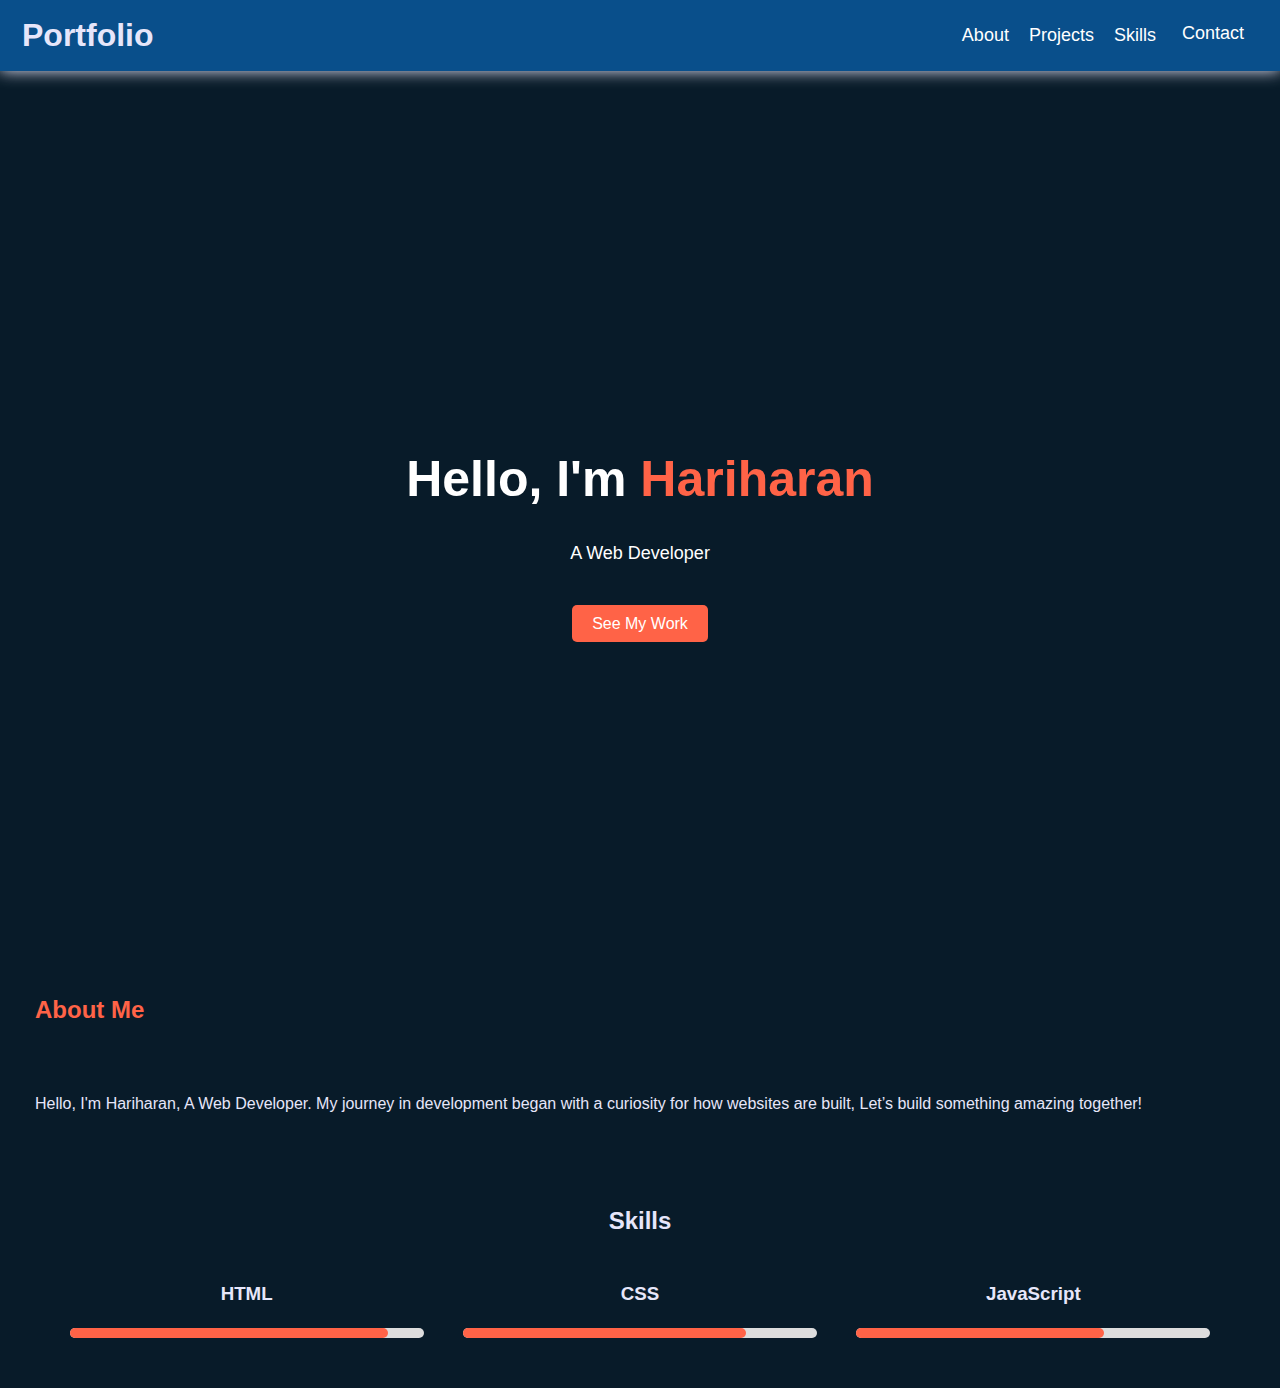
<file: index.html>
<!DOCTYPE html>
<head>
    <meta name="viewport" content="width=device-width, initial-scale=1.0">
    <title>Portfolio</title>
    <link rel="stylesheet" href="styles.css">
</head>

<body>
    <div id="portfolio-display">
        <nav>
            <div class="logo">
                <h1 class="text-color logo-1">Portfolio</h1>
            </div>
            <ul>
                <li><a href="#about">About</a></li>
                <li><a href="project.html">Projects</a></li>
                <li><a href="#skills">Skills</a></li>
                <li><button class="contactBtn" id="contact-view-btn">Contact</button></li>
            </ul>
        </nav>

        <section id="hero">
            <div class="hero-content">
                <h1>Hello, I'm <span>Hariharan</span></h1>
                <p class="para">A Web Developer</p><br>
                <a href="project.html" class="btn">See My Work</a>
            </div>
        </section>

        <section id="about">
            <h2 class="about-header">About Me</h2><br>
            <p class="text-color about-para">Hello, I'm Hariharan, A Web Developer. My journey in development began with a curiosity for how websites are built, Let’s build something amazing together!</p>
        </section>

        <section id="skills">
            <h2 class="text-color skills-h2">Skills</h2>
            <div class="skills-container">
                <div class="skill">
                    <h3 class="text-color skills-h3">HTML</h3>
                    <div class="skill-bar">
                        <div class="skill-level html-level"></div>
                    </div>
                </div>
                <div class="skill">
                    <h3 class="text-color skills-h3">CSS</h3>
                    <div class="skill-bar">
                        <div class="skill-level css-level"></div>
                    </div>
                </div>
                <div class="skill">
                    <h3 class="text-color skills-h3">JavaScript</h3>
                    <div class="skill-bar">
                        <div class="skill-level js-level"></div>
                    </div>
                </div>
            </div>
        </section>
    </div>

    <section id="contact" class="hidden">
        <h2 class="text-color">Contact Me</h2><br>
        <form id="contact-form">
            <input type="text" placeholder="Your Name" >
            <input type="email" placeholder="Your Email" >
            <textarea placeholder="Your Message" ></textarea><br>
            <button type="submit">Send Message</button>
        </form>
        <button id="portfolio-view-btn" class="contact-home-btn">Home</button>
    </section>

    <script src="script.js"></script>
</body>
</html>
</file>
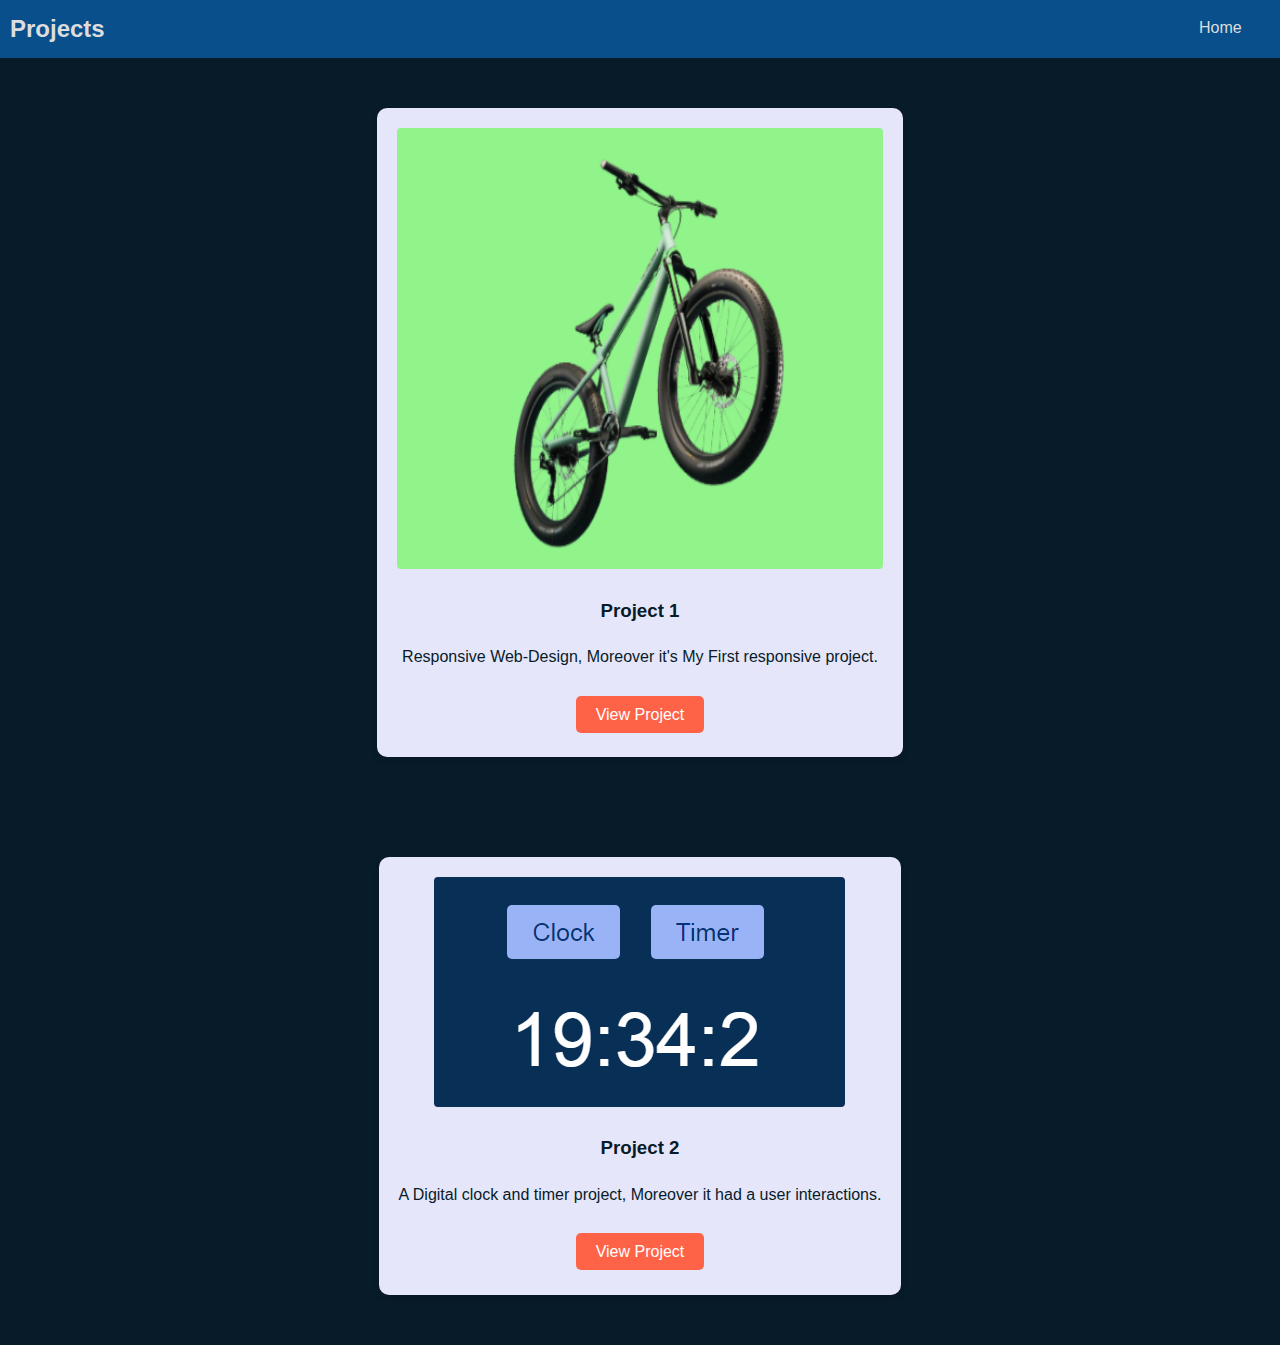
<file: project.html>
<!DOCTYPE html>
<head>
    <meta name="viewport" content="width=device-width, initial-scale=1.0">
    <link rel="stylesheet" href="styles.css">
    <title>Document</title>
</head>

<body>
    <div class="project-container">
    <section class="nav">
        <h2 class="project-title">Projects</h2>

        <a class="home-btn" href="index.html">Home</a>
    </section>

    
        <section id="projects" class="project1">

            <div class="project-grid">

                <div class="project-card">
                    <img src="Assets/project-2img.PNG" alt="Project 1" class="img img-1"><br>
                    <div class="project-info">
                        
                        <h3>Project 1</h3>
                        <p>Responsive Web-Design, Moreover it's My First responsive project.</p><br>
                        <a href="https://hariharan0730.github.io/Responsive-Web-Design/#" class="btn view-proj-btn">View Project</a>
                    </div>
                </div>

            </div>
        </section>

        <section id="projects">

            <div class="project-grid">

                <div class="project-card">
                    <img src="Assets/project-1img.PNG" alt="Project 1" class="img img-2"><br>
                    <div class="project-info">
                        
                        <h3>Project 2</h3>
                        <p>A Digital clock and timer project, Moreover it had a user interactions.</p><br>
                        <a href="https://hariharan0730.github.io/Digital-Clock-and-Timer/" class="btn view-proj-btn">View Project</a>
                    </div>
                </div>

            </div>
        </section>
    </div>
</body>

</html>
</file>
<file: styles.css>
*{
    font-family: 'Arial', sans-serif;
}
body {
    margin: 0;
    padding: 0;
    line-height: 1.6;
    background-color: #081b29;
}

.nav{
    display: flex;
    justify-content: space-between;
    width: 100%;
    background-color:  rgb(9, 79, 139);
    box-shadow:  0px 0px 10px lavender;
    z-index: 100;
}

.home-btn{
    padding: 12px 0px;
    background-color: transparent;
    border: none;
    text-decoration: none;
    font-size: 16px;
    color: #ddd;
    margin: 3px 3vw 0px 0px;
}

.home-btn:hover{
    color: #ff6347;
}

.text-color{
    color: lavender;
}

nav {
    display: flex;
    justify-content: space-between;
    align-items: center;
    background-color:  rgb(9, 79, 139);
    padding: 5px 20px;
    box-shadow:  0px 0px 15px lavender;
    z-index: 100;
}

nav ul {
    display: flex;
}

nav ul li {
    list-style: none;
    margin: 0 10px;
}

nav ul li a {
    color: white;
    text-decoration: none;
    font-size: 18px;
}

nav ul li a:hover {
    color: #ff6347;
}

.logo-1{
    margin:0px 2px;
}

.contactBtn{
    background-color: transparent;
    color: white;
    text-decoration: none;
    font-size: 18px;
    border: none;
}

.contactBtn:hover{
    color: #ff6347;
}

.para{
    font-size: large;
}

#hero {
    height: 100vh;
    display: flex;
    justify-content: center;
    align-items: center;
    text-align: center;
    color: white;
}

#hero h1 {
    font-size: 50px;
    margin-bottom: 20px;
}

#hero h1 span {
    color: #ff6347;
}

.btn {
    padding: 10px 20px;
    background-color: #ff6347;
    color: white;
    text-decoration: none;
    border-radius: 5px;
    transition: background-color 0.3s;
}

.btn:hover {
    background-color: #e55330;
}

#about{
    margin: 0px 0px 0px 35px;
}

.about-header{
    color:#ff6347;
}


#projects {
    
    padding: 50px 0;
    background-color: #081b29;
    text-align: center;
}

.project-title{
    color: #ddd;
    margin: 0;
    padding: 10px;
}

.project-grid {
    display: flex;
    justify-content: center;
    gap: 20px;
    padding: 0 50px;
}

.view-proj-btn{
    position: relative;
    bottom: 10px;
}

.project-card {
    color: #081b29;
    background-color: lavender;
    padding: 20px;
    border-radius: 10px;
    box-shadow: 0px 4px 6px rgba(0, 0, 0, 0.1);
    transition: transform 0.3s ease;
}

.img{
    border-radius: 4px;
}

.img-1{
    width: 38vw;
    height: 49vh;
}
.project-card:hover {
    box-shadow:  0px 0px 15px lavender;
    transform: translateY(-10px);
}

#skills {
    padding: 50px 0;
    background-color: #081b29;
    text-align: center;
}

.skills-container {
    display: flex;
    justify-content: space-around;
    padding: 0 50px;
}

.skill {
    width: 30%;
}

.skill-bar {
    background-color: #ddd;
    height: 10px;
    border-radius: 10px;
    margin-top: 5px;
}

.skill-level {
    height: 10px;
    background-color: #ff6347;
    border-radius: 10px;
}

.html-level {
    width: 90%;
}

.css-level {
    width: 80%;
}

.js-level {
    width: 70%;
}

.hidden{
    display:none;
}

#contact {
    background: url('Assets/Signin_bg.jpg') no-repeat center center/cover;
    padding: 50px 0;
    background-color: #081b29;
    text-align: center;
}

#contact-form {
    display: flex;
    flex-direction: column;
    max-width: 500px;
    margin: 0 auto;
}

.contact-home-btn{
    border: none;
    border-radius: 4px;
    margin: 10vh;
    padding: 5px 10px;
    background-color: white;
    font-size: 20px;
    font-weight: 500px;
    color: rgb(0, 1, 7);
}

.contact-home-btn:hover{
    color: #ff6347;
    box-shadow: 0px 1px 8px white;
}

#contact-form input, 
#contact-form textarea {
    padding: 10px;
    margin: 10px 0;
    width: 100%;
    border: 1px solid #ccc;
    border-radius: 5px;
}

#contact-form button {
    padding: 10px;
    background-color: #ff6347;
    color: white;
    border: none;
    border-radius: 5px;
    cursor: pointer;
}

#contact-form button:hover {
    background-color: #e55330;
}

@media screen and (max-width:320px) {

    nav ul li{
        margin: 5px;
    }

    nav ul li a {
        font-size: 10px;
    }
    .logo-1{
        font-size: 17px;
    }
    nav{
        padding: 10px;
    }
    .contactBtn{
        font-size: 10px;
    }
    #hero{
        height: 110vh;
    }
    #hero h1{
        font-size: 25px;
    }
    .para{
        font-size: smaller;
        position: relative;
        bottom: 20px;
    }
    .btn{
        position: relative;
        bottom: 25px;
        padding: 5px 10px;
    }
    .about-header{
        font-size: 19px;
    }
    .about-para{
        font-size: 13px;
        padding: 0px 15px 0px 0px;
    }
    .skills-h2{
        font-size: 19px;
    }
    .skills-h3{
        margin: 16px 0px 0px 0px;
        font-size: 14px;
    }
    .skill-level{
        height: 5px;
    }
    .skill-bar{
        height: 5px;
    }
    .project-title{
        font-size: 19px;
        padding: 12px 12px;
    }
    .home-btn{
        font-size: 15px;
        padding: 16px 12px;
    }
    .img-1{
        width: 40vw;
        height: 26vh;
    }
    .view-proj-btn{
        position: relative;
        top: 1px;
    }
    .img-2{
        width: 40vw;
        height: 26vh;
    }
    #contact-form {
        max-width: 320px;
        margin: 10px 70px;
    }
    .contact-home-btn{
        font-size: 13px;
    }
}
</file>
